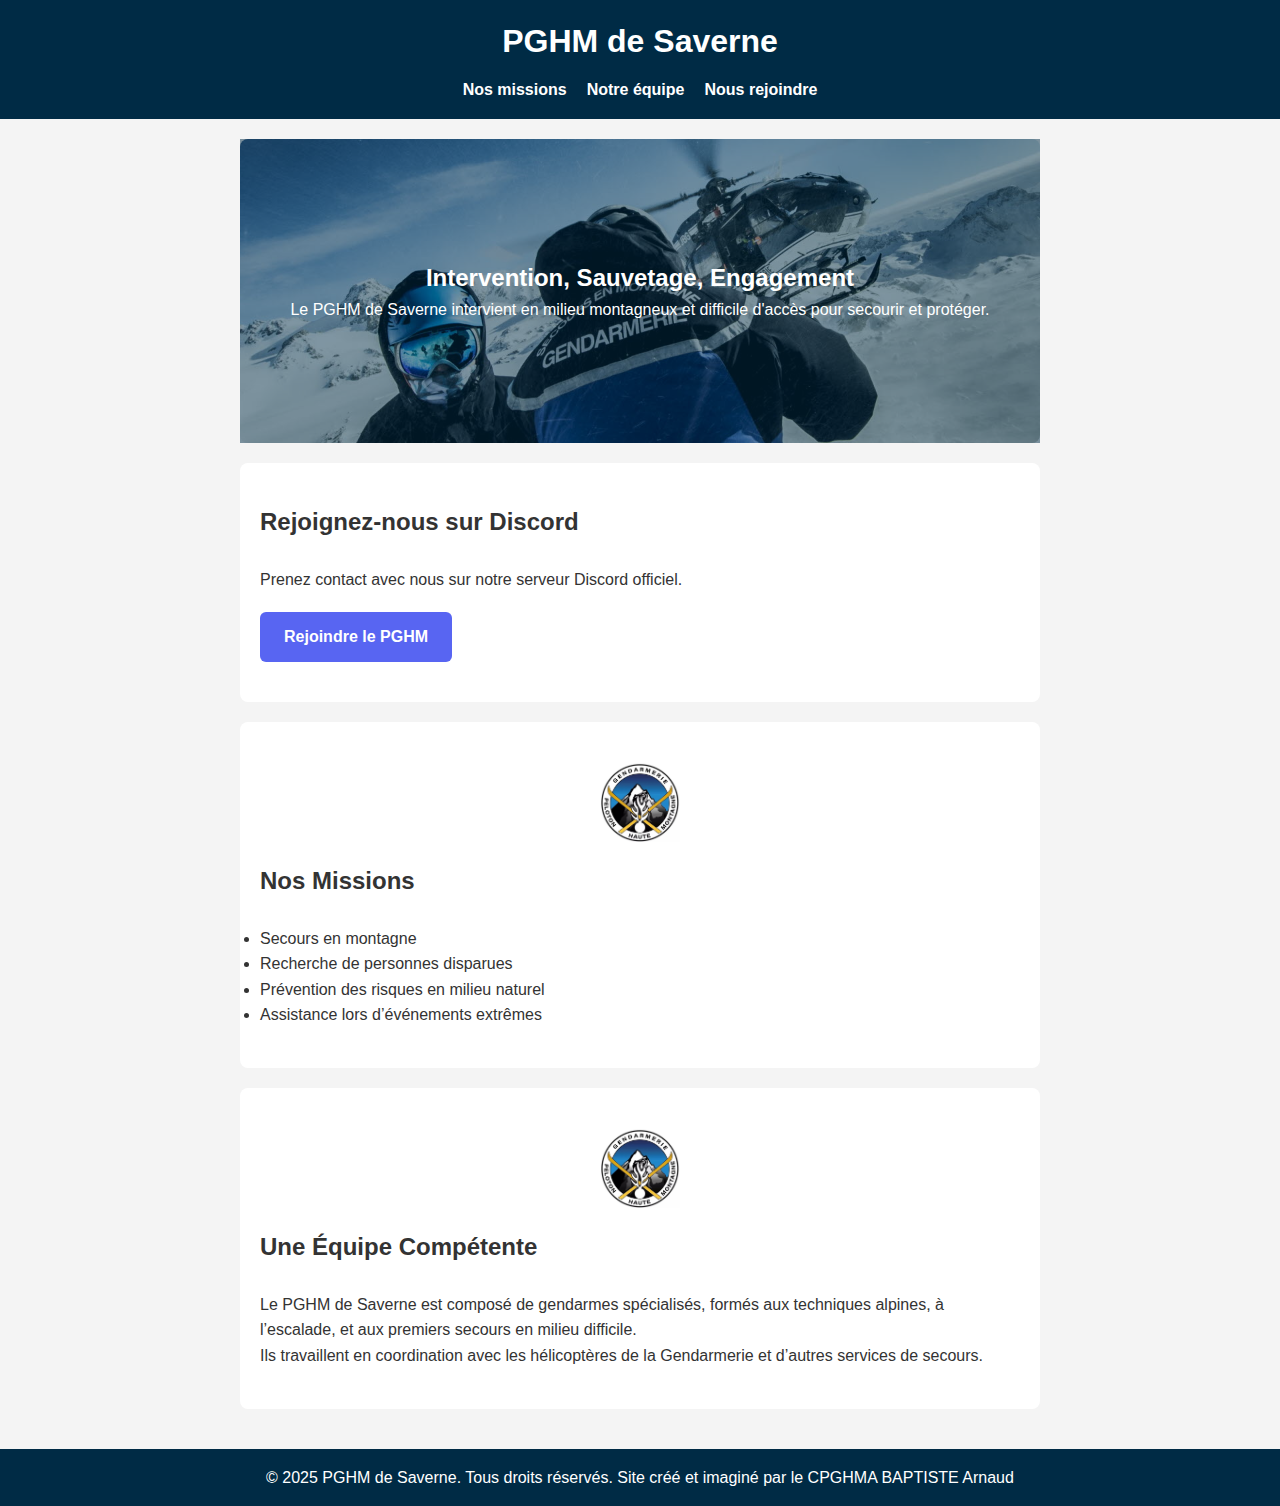
<file: index.html>
<!DOCTYPE html>
<html lang="fr">
<head>
    <meta charset="UTF-8">
    <meta name="viewport" content="width=device-width, initial-scale=1.0">
    <title>PGHM de Saverne</title>
    <link rel="stylesheet" href="index.css">
</head>
<body>
    <header>
        <h1>PGHM de Saverne</h1>
        <nav>
            <ul>
                <li><a href="#missions">Nos missions</a></li>
                <li><a href="pages/equipe.html">Notre équipe</a></li>
                <li><a href="#contact">Nous rejoindre</a></li>
            </ul>
        </nav>
    </header>

    <section class="hero">
        <h2>Intervention, Sauvetage, Engagement</h2>
        <p>Le PGHM de Saverne intervient en milieu montagneux et difficile d'accès pour secourir et protéger.</p>
    </section>

    <section id="contact">
    <h2>Rejoignez-nous sur Discord</h2>
        <br>
        <p>Prenez contact avec nous sur notre serveur Discord officiel.</p>
        <a href="https://discord.gg/86bY94JhAh" target="_blank" class="discord-btn">Rejoindre le PGHM</a>
    </section>


    <section id="missions">
        <img src="images/ecusson-pghm.jpg" alt="Écusson PGHM" class="ecusson">
        <h2>Nos Missions</h2>
        <ul>
            <br>
            <li>Secours en montagne</li>
            <li>Recherche de personnes disparues</li>
            <li>Prévention des risques en milieu naturel</li>
            <li>Assistance lors d’événements extrêmes</li>
        </ul>
    </section>

    <section id="equipe">
        <img src="images/ecusson-pghm.jpg" alt="Écusson PGHM" class="ecusson">
        <h2>Une Équipe Compétente</h2>
        <br>
        <p>Le PGHM de Saverne est composé de gendarmes spécialisés, formés aux techniques alpines, à l’escalade, et aux premiers secours en milieu difficile.</p>
        <p>Ils travaillent en coordination avec les hélicoptères de la Gendarmerie et d’autres services de secours.</p>
    </section>


    <footer>
        <p>&copy; 2025 PGHM de Saverne. Tous droits réservés. Site créé et imaginé par le CPGHMA BAPTISTE Arnaud</p>
    </footer>
</body>
</html>
</file>
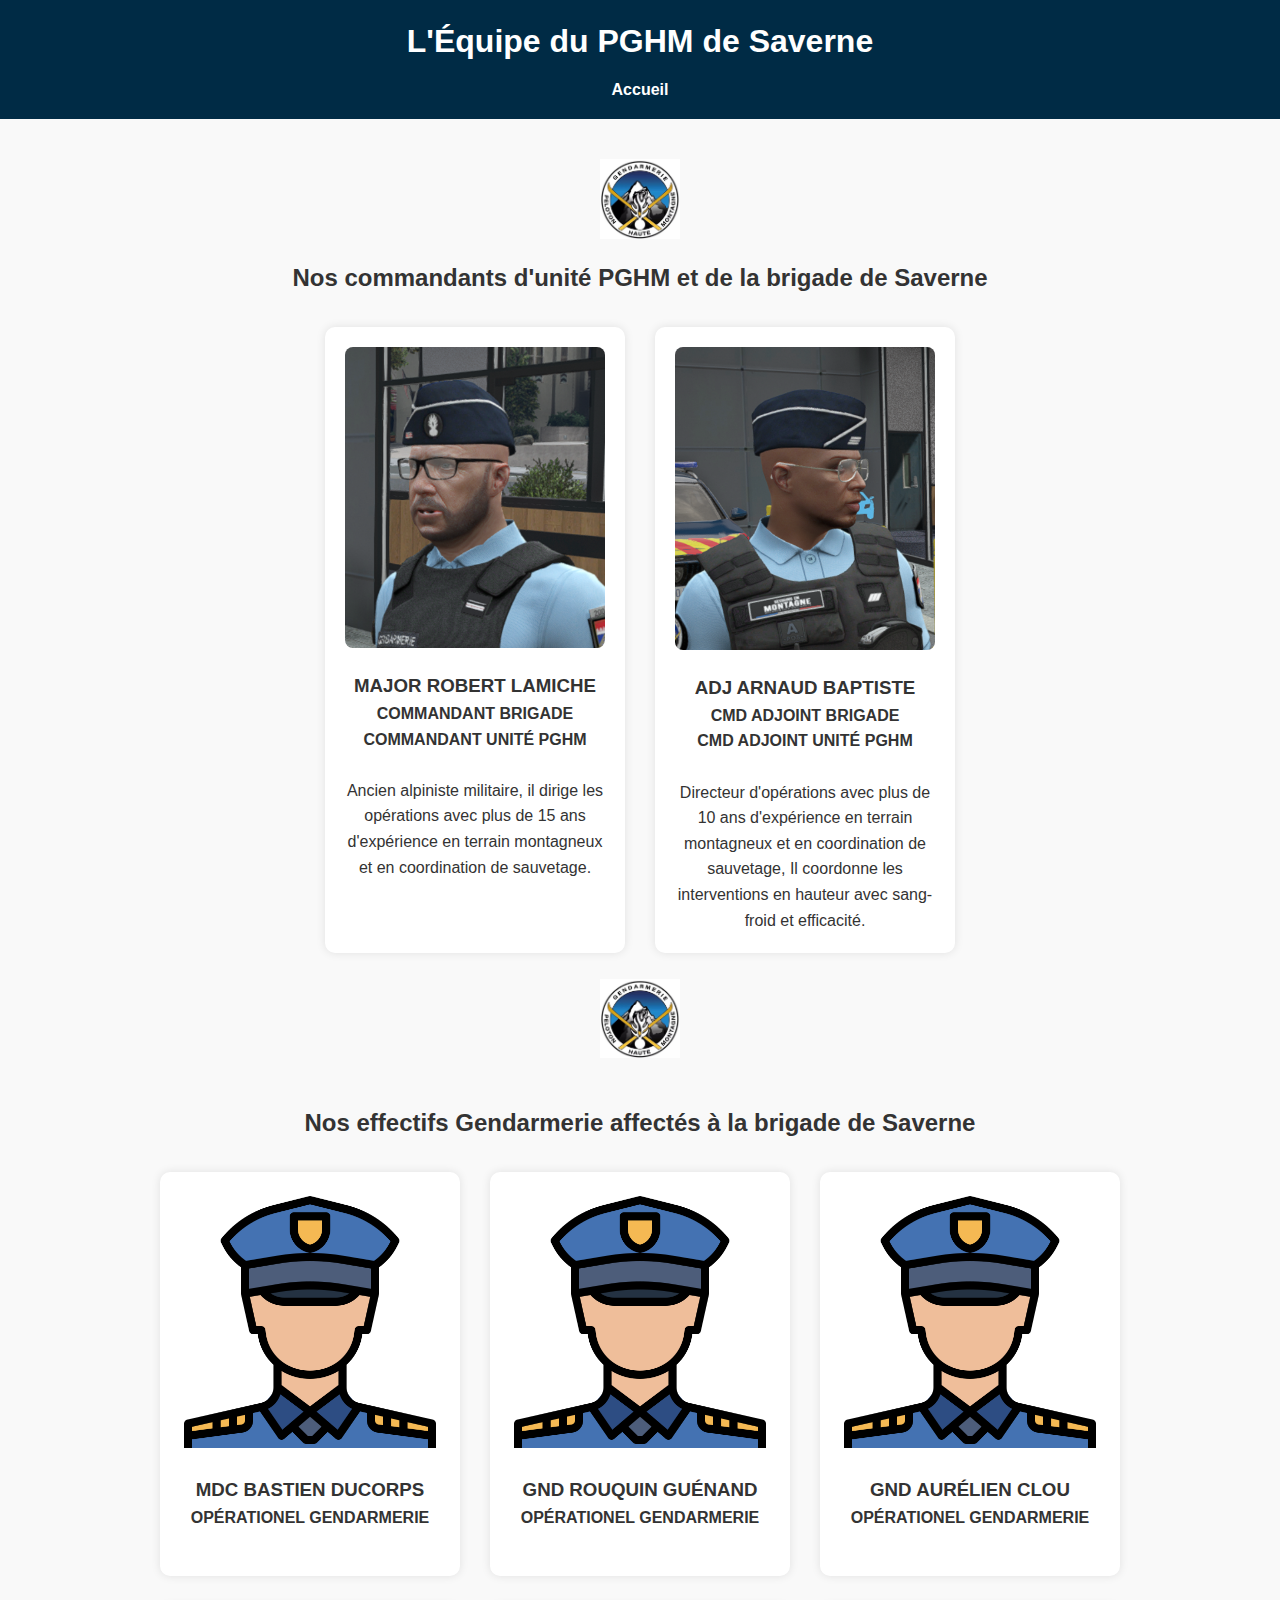
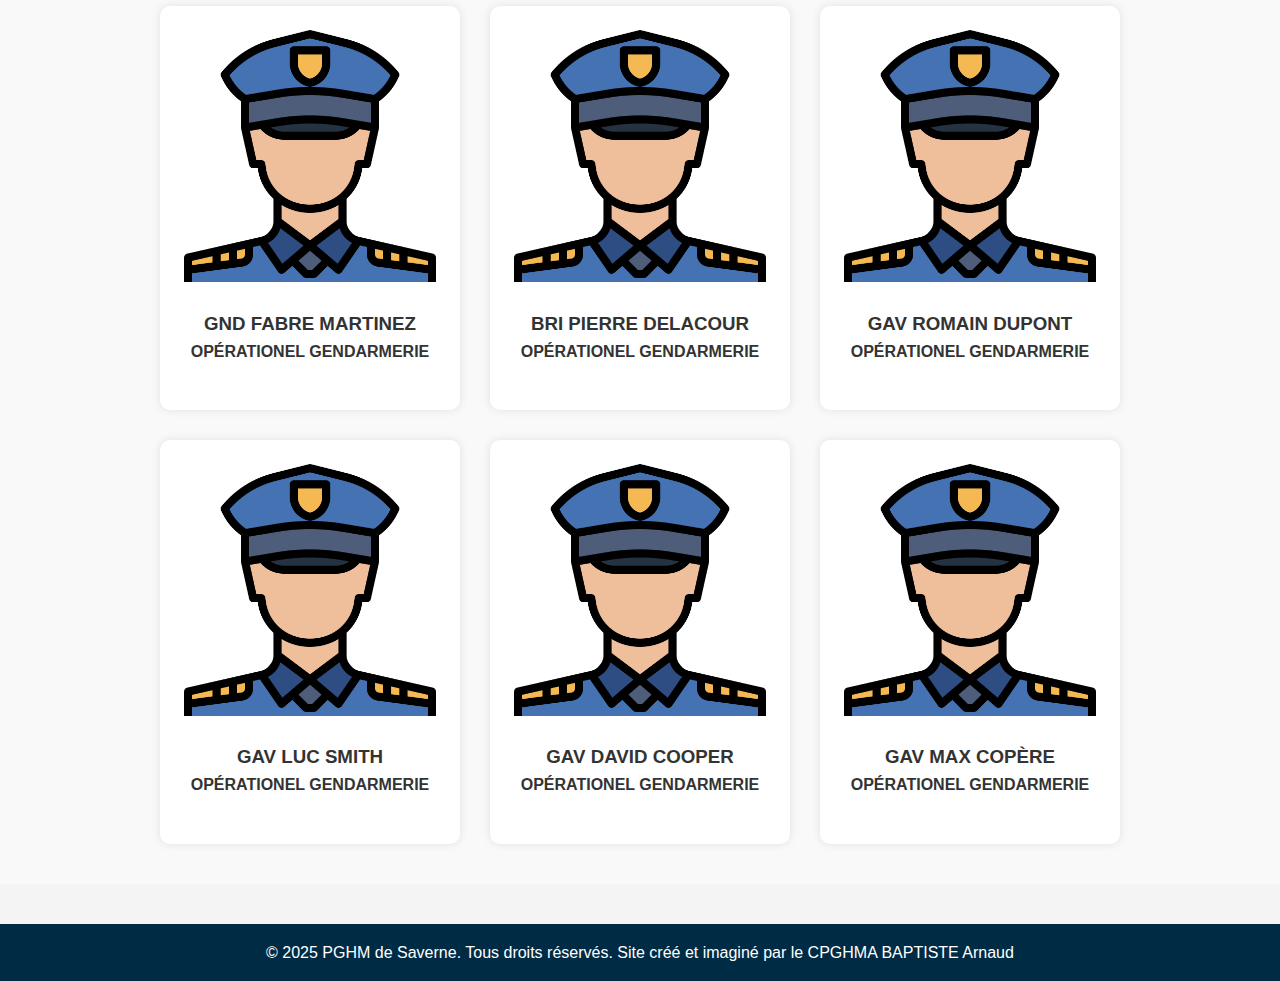
<file: pages/equipe.html>
<!DOCTYPE html>
<html lang="fr">
<head>
    <meta charset="UTF-8">
    <meta name="viewport" content="width=device-width, initial-scale=1.0">
    <title>Équipe - PGHM de Saverne</title>
    <link rel="stylesheet" href="equipe.css">
</head>
<body>
    <header>
        <h1>L'Équipe du PGHM de Saverne</h1>
        <nav>
            <ul>
                <li><a href="../index.html">Accueil</a></li>
            </ul>
        </nav>
    </header>

    <section id="membres" class="equipe-section">
        <img src="../images/ecusson-pghm.jpg" alt="Écusson PGHM" class="ecusson">
        <h2>Nos commandants d'unité PGHM et de la brigade de Saverne</h2>
        <div class="membres-container">
            <div class="membre">
                <img src="../images/LAMICHE.png" alt="MAJOR LAMICHE">
                <h3>MAJOR ROBERT LAMICHE</h3>
                <p><strong>COMMANDANT BRIGADE</strong></p>
                <p><strong>COMMANDANT UNITÉ PGHM</strong></p>
                </br>
                <p>Ancien alpiniste militaire, il dirige les opérations avec plus de 15 ans d'expérience en terrain montagneux et en coordination de sauvetage.</p>
            </div>
            <div class="membre">
                <img src="../images/BAPTISTE.png" alt="Adjudant BAPTISTE">
                <h3>ADJ ARNAUD BAPTISTE</h3>
                <p><strong>CMD ADJOINT BRIGADE</strong></p>
                <p><strong>CMD ADJOINT UNITÉ PGHM</strong></p>
                </br>
                <p>Directeur d'opérations avec plus de 10 ans d'expérience en terrain montagneux et en coordination de sauvetage, Il coordonne les interventions en hauteur avec sang-froid et efficacité.</p>
            </div>
        </div>
    </br>
        <img src="../images/ecusson-pghm.jpg" alt="Écusson PGHM" class="ecusson">
    </br>
        <h2>Nos effectifs Gendarmerie affectés à la brigade de Saverne</h2>
        <div class="membres-container">
            <div class="membre">
                <img src="../images/PROFIL.png" alt="MDC DUCORPS">
                <h3>MDC BASTIEN DUCORPS</h3>
                <p><strong>OPÉRATIONEL GENDARMERIE</strong></p>
                </br>
            </div>
            <div class="membre">
                <img src="../images/PROFIL.png" alt="GND GUENAND">
                <h3>GND ROUQUIN GUÉNAND</h3>
                <p><strong>OPÉRATIONEL GENDARMERIE</strong></p>
                </br>
            </div>
            <div class="membre">
                <img src="../images/PROFIL.png" alt="GND CLOU AURELIEN">
                <h3>GND AURÉLIEN CLOU</h3>
                <p><strong>OPÉRATIONEL GENDARMERIE</strong></p>
                </br>
            </div>
            <div class="membre">
                <img src="../images/PROFIL.png" alt="GND MARTINEZ">
                <h3>GND FABRE MARTINEZ</h3>
                <p><strong>OPÉRATIONEL GENDARMERIE</strong></p>
                </br>
            </div>
            <div class="membre">
                <img src="../images/PROFIL.png" alt="BRI MARTINEZ">
                <h3>BRI PIERRE DELACOUR</h3>
                <p><strong>OPÉRATIONEL GENDARMERIE</strong></p>
                </br>
            </div>
            <div class="membre">
                <img src="../images/PROFIL.png" alt="GAV DUPONT">
                <h3>GAV ROMAIN DUPONT</h3>
                <p><strong>OPÉRATIONEL GENDARMERIE</strong></p>
                </br>
            </div>
            <div class="membre">
                <img src="../images/PROFIL.png" alt="GAV SMITH">
                <h3>GAV LUC SMITH</h3>
                <p><strong>OPÉRATIONEL GENDARMERIE</strong></p>
                </br>
            </div>
            <div class="membre">
                <img src="../images/PROFIL.png" alt="GAV COOPER">
                <h3>GAV DAVID COOPER</h3>
                <p><strong>OPÉRATIONEL GENDARMERIE</strong></p>
                </br>
            </div>
            <div class="membre">
                <img src="../images/PROFIL.png" alt="GAV COPERE">
                <h3>GAV MAX COPÈRE</h3>
                <p><strong>OPÉRATIONEL GENDARMERIE</strong></p>
                </br>
            </div>
        </div>


    </section>

    <footer>
        <p>&copy; 2025 PGHM de Saverne. Tous droits réservés. Site créé et imaginé par le CPGHMA BAPTISTE Arnaud</p>
    </footer>
</body>
</html>
</file>
<file: index.css>
* {
    margin: 0;
    padding: 0;
    box-sizing: border-box;
}

body {
    font-family: Arial, sans-serif;
    line-height: 1.6;
    color: #333;
    background-color: #f4f4f4;
}

header {
    background-color: #002b45;
    color: white;
    padding: 1rem;
    text-align: center;
}

nav ul {
    list-style: none;
    display: flex;
    justify-content: center;
    gap: 20px;
    margin-top: 10px;
}

nav a {
    color: white;
    text-decoration: none;
    font-weight: bold;
}

.hero {
    background: url('images/pghm-intervention.jpg') no-repeat center center/cover;
    color: white;
    text-align: center;
    padding: 120px 20px;
    position: relative;
}

.hero::before {
    content: '';
    position: absolute;
    top: 0;
    right: 0;
    bottom: 0;
    left: 0;
    background-color: rgba(0, 43, 69, 0.5); /* filtre sombre pour lisibilité du texte */
    z-index: 1;
}

.hero h2,
.hero p {
    position: relative;
    z-index: 2;
}


section {
    padding: 40px 20px;
    max-width: 800px;
    margin: auto;
    background-color: white;
    margin-top: 20px;
    border-radius: 8px;
}

footer {
    background-color: #002b45;
    color: white;
    text-align: center;
    padding: 1rem;
    margin-top: 40px;
}

.discord-btn {
    display: inline-block;
    padding: 12px 24px;
    background-color: #5865F2;
    color: white;
    font-weight: bold;
    border-radius: 6px;
    text-decoration: none;
    margin-top: 20px;
    transition: background-color 0.3s ease;
}

.discord-btn:hover {
    background-color: #0015ff;
}

.ecusson {
    width: 80px;
    height: auto;
    display: block;
    margin: 0 auto 20px auto;
}
</file>
<file: pages/equipe.css>
.equipe-section {
    padding: 40px 20px;
    background-color: #f9f9f9;
    text-align: center;
}

.membres-container {
    display: flex;
    flex-wrap: wrap;
    gap: 30px;
    justify-content: center;
    margin-top: 30px;
}

.membre {
    background-color: white;
    border-radius: 10px;
    padding: 20px;
    max-width: 300px;
    box-shadow: 0 0 10px rgba(0,0,0,0.1);
    text-align: center;
}

.membre img {
    width: 100%;
    height: auto;
    border-radius: 8px;
    margin-bottom: 15px;
}

header {
    background-color: #002b45;
    color: white;
    padding: 1rem;
    text-align: center;
}

footer {
    background-color: #002b45;
    color: white;
    text-align: center;
    padding: 1rem;
    margin-top: 40px;
}

nav ul {
    list-style: none;
    display: flex;
    justify-content: center;
    gap: 20px;
    margin-top: 10px;
}

nav a {
    color: white;
    text-decoration: none;
    font-weight: bold;
}

body {
    font-family: Arial, sans-serif;
    line-height: 1.6;
    color: #333;
    background-color: #f4f4f4;
}

* {
    margin: 0;
    padding: 0;
    box-sizing: border-box;
}

.ecusson {
    width: 80px;
    height: auto;
    display: block;
    margin: 0 auto 20px auto;
}
</file>
